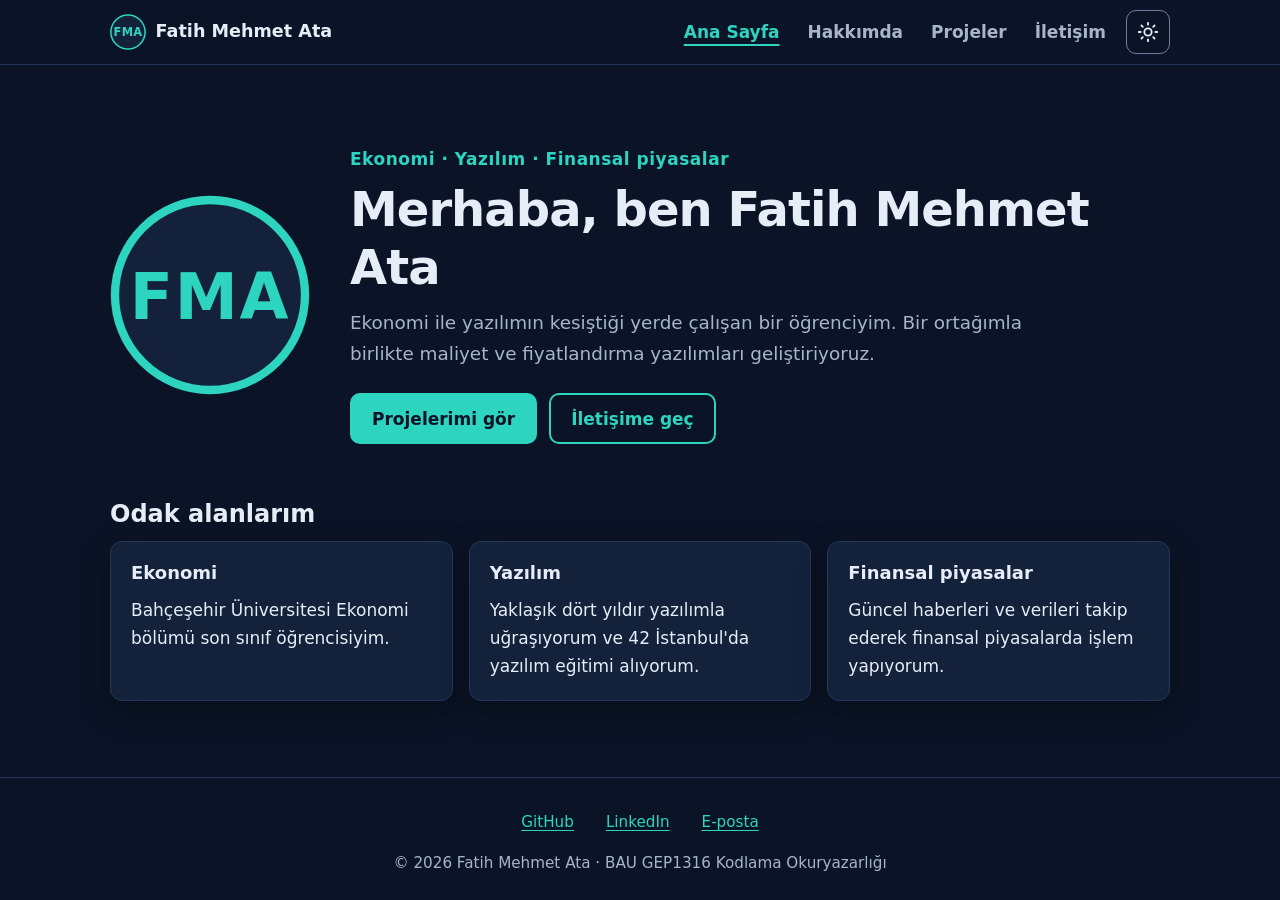
<file: index.html>
<!DOCTYPE html>
<html lang="tr" data-theme="dark">
<head>
  <meta charset="UTF-8">
  <meta name="viewport" content="width=device-width, initial-scale=1">
  <title>Fatih Mehmet Ata | Portfolyo</title>
  <meta name="description" content="Fatih Mehmet Ata: ekonomi öğrencisi ve yazılım geliştirici. BAU GEP1316 ders projeleri ve iletişim bilgileri.">
  <!-- Kayıtlı tema tercihini sayfa çizilmeden uygular (koyu-açık titremesini önler) -->
  <script>document.documentElement.classList.add("js");try{if(localStorage.getItem("tema")==="light")document.documentElement.dataset.theme="light"}catch(e){}</script>
  <link rel="icon" href="img/avatar.svg" type="image/svg+xml">
  <link rel="stylesheet" href="css/style.css">
  <script src="js/script.js" defer></script>
</head>
<body>
  <a class="atla" href="#icerik">İçeriğe geç</a>

  <header class="site-header">
    <nav class="navbar" aria-label="Ana menü">
      <a href="index.html" class="nav-brand">
        <img src="img/avatar.svg" alt="" width="36" height="36">
        <span>Fatih Mehmet Ata</span>
      </a>

      <button type="button" class="ikon-dugme menu-dugmesi" id="menuDugmesi"
              aria-label="Menü" aria-expanded="false" aria-controls="navMenu">
        <span class="cubuk" aria-hidden="true"></span>
        <span class="cubuk" aria-hidden="true"></span>
        <span class="cubuk" aria-hidden="true"></span>
      </button>

      <ul class="nav-menu" id="navMenu">
        <li><a href="index.html" class="nav-link" aria-current="page">Ana Sayfa</a></li>
        <li><a href="hakkimda.html" class="nav-link">Hakkımda</a></li>
        <li><a href="projeler.html" class="nav-link">Projeler</a></li>
        <li><a href="iletisim.html" class="nav-link">İletişim</a></li>
      </ul>

      <button type="button" class="ikon-dugme tema-dugmesi" id="temaDugmesi">
        <span class="sr-only tema-etiket">Açık temaya geç</span>
        <svg class="ikon-gunes" viewBox="0 0 24 24" fill="none" stroke="currentColor"
             stroke-width="2" stroke-linecap="round" aria-hidden="true" focusable="false">
          <circle cx="12" cy="12" r="4"/>
          <path d="M12 2v2M12 20v2M4.9 4.9l1.4 1.4M17.7 17.7l1.4 1.4M2 12h2M20 12h2M4.9 19.1l1.4-1.4M17.7 6.3l1.4-1.4"/>
        </svg>
        <svg class="ikon-ay" viewBox="0 0 24 24" fill="none" stroke="currentColor"
             stroke-width="2" stroke-linecap="round" stroke-linejoin="round"
             aria-hidden="true" focusable="false">
          <path d="M21 12.8A9 9 0 1 1 11.2 3a7 7 0 0 0 9.8 9.8z"/>
        </svg>
      </button>
    </nav>
  </header>

  <main id="icerik">
    <section class="hero" aria-labelledby="hero-baslik">
      <img class="hero-avatar" src="img/avatar.svg" width="160" height="160"
           alt="Fatih Mehmet Ata'nın baş harflerinden (FMA) oluşan avatar">
      <div>
        <p class="ust-baslik">Ekonomi · Yazılım · Finansal piyasalar</p>
        <h1 id="hero-baslik">Merhaba, ben Fatih Mehmet Ata</h1>
        <p class="giris">Ekonomi ile yazılımın kesiştiği yerde çalışan bir öğrenciyim. Bir ortağımla birlikte maliyet ve fiyatlandırma yazılımları geliştiriyoruz.</p>
        <div class="dugmeler">
          <a class="dugme" href="projeler.html">Projelerimi gör</a>
          <a class="dugme dugme-ikincil" href="iletisim.html">İletişime geç</a>
        </div>
      </div>
    </section>

    <section aria-labelledby="odak-baslik">
      <h2 id="odak-baslik">Odak alanlarım</h2>
      <ul class="odak-listesi">
        <li class="kart">
          <h3>Ekonomi</h3>
          <p>Bahçeşehir Üniversitesi Ekonomi bölümü son sınıf öğrencisiyim.</p>
        </li>
        <li class="kart">
          <h3>Yazılım</h3>
          <p>Yaklaşık dört yıldır yazılımla uğraşıyorum ve 42 İstanbul'da yazılım eğitimi alıyorum.</p>
        </li>
        <li class="kart">
          <h3>Finansal piyasalar</h3>
          <p>Güncel haberleri ve verileri takip ederek finansal piyasalarda işlem yapıyorum.</p>
        </li>
      </ul>
    </section>
  </main>

  <footer class="site-footer">
    <ul class="footer-baglantilar">
      <li><a href="https://github.com/34-ata">GitHub</a></li>
      <li><a href="https://www.linkedin.com/in/fatih-mehmet-ata-4b9a7b3b2/">LinkedIn</a></li>
      <li><a href="mailto:fatihmehmet.ata@bahcesehir.edu.tr">E-posta</a></li>
    </ul>
    <p>© 2026 Fatih Mehmet Ata · BAU GEP1316 Kodlama Okuryazarlığı</p>
  </footer>
</body>
</html>
</file>
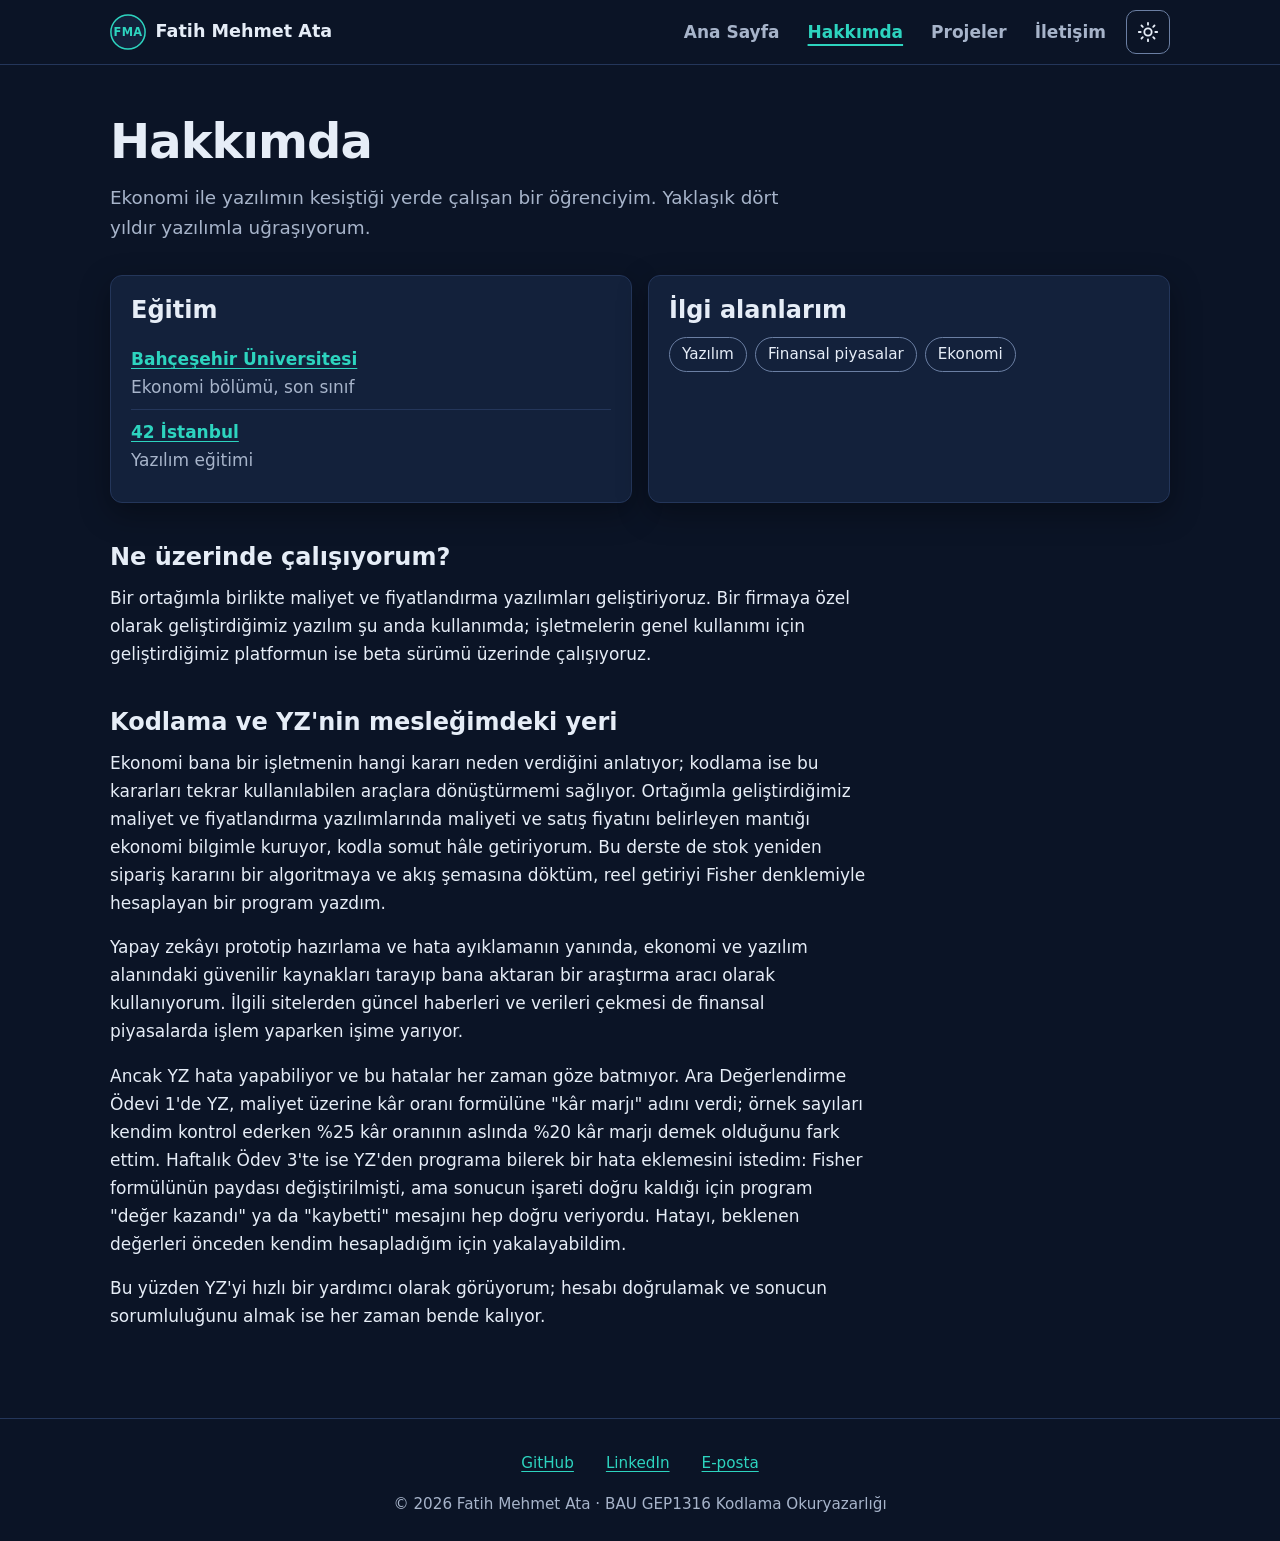
<file: hakkimda.html>
<!DOCTYPE html>
<html lang="tr" data-theme="dark">
<head>
  <meta charset="UTF-8">
  <meta name="viewport" content="width=device-width, initial-scale=1">
  <title>Hakkımda | Fatih Mehmet Ata</title>
  <meta name="description" content="Fatih Mehmet Ata: eğitim, ilgi alanları ve kodlama ile yapay zekânın mesleğimdeki yeri.">
  <!-- Kayıtlı tema tercihini sayfa çizilmeden uygular (koyu-açık titremesini önler) -->
  <script>document.documentElement.classList.add("js");try{if(localStorage.getItem("tema")==="light")document.documentElement.dataset.theme="light"}catch(e){}</script>
  <link rel="icon" href="img/avatar.svg" type="image/svg+xml">
  <link rel="stylesheet" href="css/style.css">
  <script src="js/script.js" defer></script>
</head>
<body>
  <a class="atla" href="#icerik">İçeriğe geç</a>

  <header class="site-header">
    <nav class="navbar" aria-label="Ana menü">
      <a href="index.html" class="nav-brand">
        <img src="img/avatar.svg" alt="" width="36" height="36">
        <span>Fatih Mehmet Ata</span>
      </a>

      <button type="button" class="ikon-dugme menu-dugmesi" id="menuDugmesi"
              aria-label="Menü" aria-expanded="false" aria-controls="navMenu">
        <span class="cubuk" aria-hidden="true"></span>
        <span class="cubuk" aria-hidden="true"></span>
        <span class="cubuk" aria-hidden="true"></span>
      </button>

      <ul class="nav-menu" id="navMenu">
        <li><a href="index.html" class="nav-link">Ana Sayfa</a></li>
        <li><a href="hakkimda.html" class="nav-link" aria-current="page">Hakkımda</a></li>
        <li><a href="projeler.html" class="nav-link">Projeler</a></li>
        <li><a href="iletisim.html" class="nav-link">İletişim</a></li>
      </ul>

      <button type="button" class="ikon-dugme tema-dugmesi" id="temaDugmesi">
        <span class="sr-only tema-etiket">Açık temaya geç</span>
        <svg class="ikon-gunes" viewBox="0 0 24 24" fill="none" stroke="currentColor"
             stroke-width="2" stroke-linecap="round" aria-hidden="true" focusable="false">
          <circle cx="12" cy="12" r="4"/>
          <path d="M12 2v2M12 20v2M4.9 4.9l1.4 1.4M17.7 17.7l1.4 1.4M2 12h2M20 12h2M4.9 19.1l1.4-1.4M17.7 6.3l1.4-1.4"/>
        </svg>
        <svg class="ikon-ay" viewBox="0 0 24 24" fill="none" stroke="currentColor"
             stroke-width="2" stroke-linecap="round" stroke-linejoin="round"
             aria-hidden="true" focusable="false">
          <path d="M21 12.8A9 9 0 1 1 11.2 3a7 7 0 0 0 9.8 9.8z"/>
        </svg>
      </button>
    </nav>
  </header>

  <main id="icerik">
    <h1>Hakkımda</h1>
    <p class="giris">Ekonomi ile yazılımın kesiştiği yerde çalışan bir öğrenciyim. Yaklaşık dört yıldır yazılımla uğraşıyorum.</p>

    <div class="bilgi-izgara">
      <section class="kart" aria-labelledby="egitim-baslik">
        <h2 id="egitim-baslik">Eğitim</h2>
        <ul class="bilgi-listesi">
          <li>
            <strong><a href="https://bau.edu.tr">Bahçeşehir Üniversitesi</a></strong>
            <span>Ekonomi bölümü, son sınıf</span>
          </li>
          <li>
            <strong><a href="https://42turkiye.com.tr">42 İstanbul</a></strong>
            <span>Yazılım eğitimi</span>
          </li>
        </ul>
      </section>

      <section class="kart" aria-labelledby="ilgi-baslik">
        <h2 id="ilgi-baslik">İlgi alanlarım</h2>
        <ul class="etiket-listesi">
          <li>Yazılım</li>
          <li>Finansal piyasalar</li>
          <li>Ekonomi</li>
        </ul>
      </section>
    </div>

    <section class="metin-bolumu" aria-labelledby="girisim-baslik">
      <h2 id="girisim-baslik">Ne üzerinde çalışıyorum?</h2>
      <p>Bir ortağımla birlikte maliyet ve fiyatlandırma yazılımları geliştiriyoruz. Bir firmaya özel olarak geliştirdiğimiz yazılım şu anda kullanımda; işletmelerin genel kullanımı için geliştirdiğimiz platformun ise beta sürümü üzerinde çalışıyoruz.</p>
    </section>

    <section class="metin-bolumu" aria-labelledby="yz-baslik">
      <h2 id="yz-baslik">Kodlama ve YZ'nin mesleğimdeki yeri</h2>
      <p>Ekonomi bana bir işletmenin hangi kararı neden verdiğini anlatıyor; kodlama ise bu kararları tekrar kullanılabilen araçlara dönüştürmemi sağlıyor. Ortağımla geliştirdiğimiz maliyet ve fiyatlandırma yazılımlarında maliyeti ve satış fiyatını belirleyen mantığı ekonomi bilgimle kuruyor, kodla somut hâle getiriyorum. Bu derste de stok yeniden sipariş kararını bir algoritmaya ve akış şemasına döktüm, reel getiriyi Fisher denklemiyle hesaplayan bir program yazdım.</p>
      <p>Yapay zekâyı prototip hazırlama ve hata ayıklamanın yanında, ekonomi ve yazılım alanındaki güvenilir kaynakları tarayıp bana aktaran bir araştırma aracı olarak kullanıyorum. İlgili sitelerden güncel haberleri ve verileri çekmesi de finansal piyasalarda işlem yaparken işime yarıyor.</p>
      <p>Ancak YZ hata yapabiliyor ve bu hatalar her zaman göze batmıyor. Ara Değerlendirme Ödevi 1'de YZ, maliyet üzerine kâr oranı formülüne "kâr marjı" adını verdi; örnek sayıları kendim kontrol ederken %25 kâr oranının aslında %20 kâr marjı demek olduğunu fark ettim. Haftalık Ödev 3'te ise YZ'den programa bilerek bir hata eklemesini istedim: Fisher formülünün paydası değiştirilmişti, ama sonucun işareti doğru kaldığı için program "değer kazandı" ya da "kaybetti" mesajını hep doğru veriyordu. Hatayı, beklenen değerleri önceden kendim hesapladığım için yakalayabildim.</p>
      <p>Bu yüzden YZ'yi hızlı bir yardımcı olarak görüyorum; hesabı doğrulamak ve sonucun sorumluluğunu almak ise her zaman bende kalıyor.</p>
    </section>
  </main>

  <footer class="site-footer">
    <ul class="footer-baglantilar">
      <li><a href="https://github.com/34-ata">GitHub</a></li>
      <li><a href="https://www.linkedin.com/in/fatih-mehmet-ata-4b9a7b3b2/">LinkedIn</a></li>
      <li><a href="mailto:fatihmehmet.ata@bahcesehir.edu.tr">E-posta</a></li>
    </ul>
    <p>© 2026 Fatih Mehmet Ata · BAU GEP1316 Kodlama Okuryazarlığı</p>
  </footer>
</body>
</html>
</file>
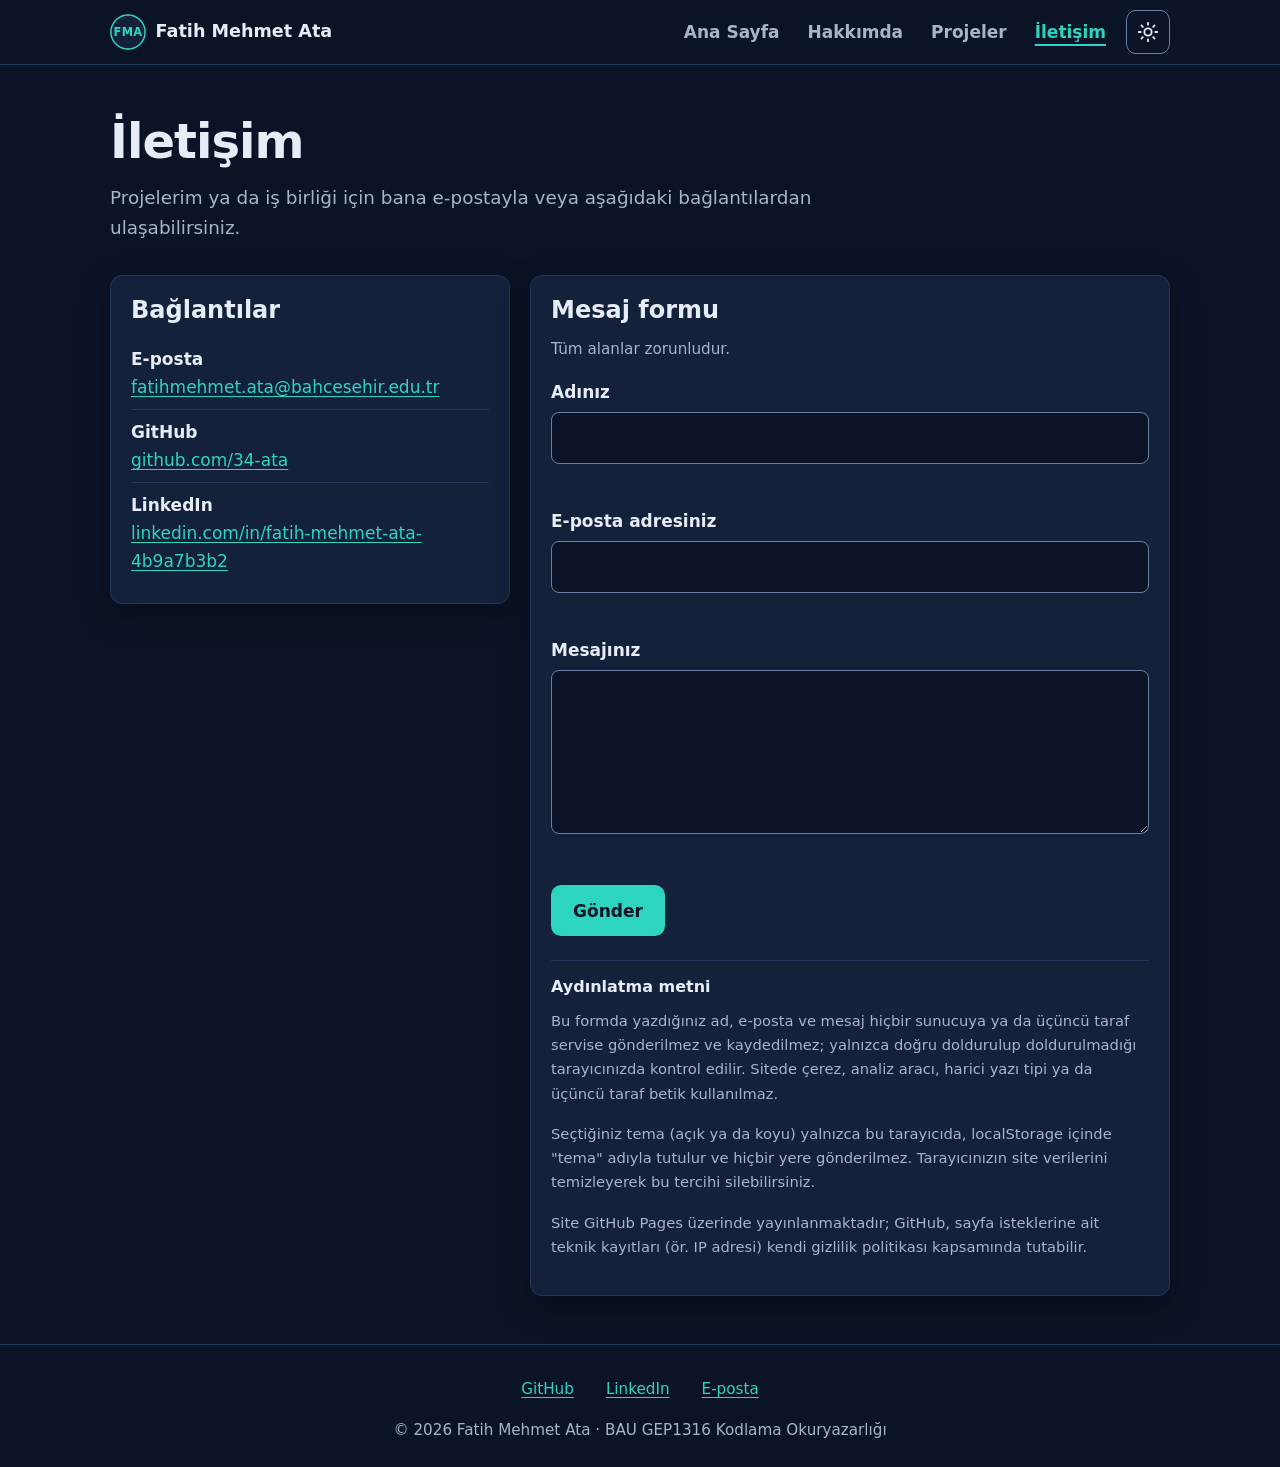
<file: iletisim.html>
<!DOCTYPE html>
<html lang="tr" data-theme="dark">
<head>
  <meta charset="UTF-8">
  <meta name="viewport" content="width=device-width, initial-scale=1">
  <title>İletişim | Fatih Mehmet Ata</title>
  <meta name="description" content="Fatih Mehmet Ata ile iletişim: e-posta, GitHub ve LinkedIn bağlantıları.">
  <!-- Kayıtlı tema tercihini sayfa çizilmeden uygular (koyu-açık titremesini önler) -->
  <script>document.documentElement.classList.add("js");try{if(localStorage.getItem("tema")==="light")document.documentElement.dataset.theme="light"}catch(e){}</script>
  <link rel="icon" href="img/avatar.svg" type="image/svg+xml">
  <link rel="stylesheet" href="css/style.css">
  <script src="js/script.js" defer></script>
</head>
<body>
  <a class="atla" href="#icerik">İçeriğe geç</a>

  <header class="site-header">
    <nav class="navbar" aria-label="Ana menü">
      <a href="index.html" class="nav-brand">
        <img src="img/avatar.svg" alt="" width="36" height="36">
        <span>Fatih Mehmet Ata</span>
      </a>

      <button type="button" class="ikon-dugme menu-dugmesi" id="menuDugmesi"
              aria-label="Menü" aria-expanded="false" aria-controls="navMenu">
        <span class="cubuk" aria-hidden="true"></span>
        <span class="cubuk" aria-hidden="true"></span>
        <span class="cubuk" aria-hidden="true"></span>
      </button>

      <ul class="nav-menu" id="navMenu">
        <li><a href="index.html" class="nav-link">Ana Sayfa</a></li>
        <li><a href="hakkimda.html" class="nav-link">Hakkımda</a></li>
        <li><a href="projeler.html" class="nav-link">Projeler</a></li>
        <li><a href="iletisim.html" class="nav-link" aria-current="page">İletişim</a></li>
      </ul>

      <button type="button" class="ikon-dugme tema-dugmesi" id="temaDugmesi">
        <span class="sr-only tema-etiket">Açık temaya geç</span>
        <svg class="ikon-gunes" viewBox="0 0 24 24" fill="none" stroke="currentColor"
             stroke-width="2" stroke-linecap="round" aria-hidden="true" focusable="false">
          <circle cx="12" cy="12" r="4"/>
          <path d="M12 2v2M12 20v2M4.9 4.9l1.4 1.4M17.7 17.7l1.4 1.4M2 12h2M20 12h2M4.9 19.1l1.4-1.4M17.7 6.3l1.4-1.4"/>
        </svg>
        <svg class="ikon-ay" viewBox="0 0 24 24" fill="none" stroke="currentColor"
             stroke-width="2" stroke-linecap="round" stroke-linejoin="round"
             aria-hidden="true" focusable="false">
          <path d="M21 12.8A9 9 0 1 1 11.2 3a7 7 0 0 0 9.8 9.8z"/>
        </svg>
      </button>
    </nav>
  </header>

  <main id="icerik">
    <h1>İletişim</h1>
    <p class="giris">Projelerim ya da iş birliği için bana e-postayla veya aşağıdaki bağlantılardan ulaşabilirsiniz.</p>

    <div class="iletisim-izgara">
      <section class="kart" aria-labelledby="baglanti-baslik">
        <h2 id="baglanti-baslik">Bağlantılar</h2>
        <ul class="bilgi-listesi">
          <li>
            <strong>E-posta</strong>
            <a class="uzun-baglanti" href="mailto:fatihmehmet.ata@bahcesehir.edu.tr">fatihmehmet.ata@bahcesehir.edu.tr</a>
          </li>
          <li>
            <strong>GitHub</strong>
            <a class="uzun-baglanti" href="https://github.com/34-ata">github.com/34-ata</a>
          </li>
          <li>
            <strong>LinkedIn</strong>
            <a class="uzun-baglanti" href="https://www.linkedin.com/in/fatih-mehmet-ata-4b9a7b3b2/">linkedin.com/in/fatih-mehmet-ata-4b9a7b3b2</a>
          </li>
        </ul>
      </section>

      <section class="kart" aria-labelledby="form-baslik">
        <h2 id="form-baslik">Mesaj formu</h2>
        <p class="form-not">Tüm alanlar zorunludur.</p>

        <!-- Gemini'dan alınan form kodunun uyarlanmış hâli. action yok:
             gönderim JavaScript ile engellenir, veri hiçbir yere gitmez. -->
        <form id="iletisimFormu" class="iletisim-formu" novalidate>
          <div class="form-alani">
            <label for="ad">Adınız</label>
            <input type="text" id="ad" name="ad" autocomplete="name" required
                   aria-describedby="adHata">
            <p class="hata-mesaji" id="adHata"></p>
          </div>

          <div class="form-alani">
            <label for="eposta">E-posta adresiniz</label>
            <input type="email" id="eposta" name="eposta" autocomplete="email" required
                   aria-describedby="epostaHata">
            <p class="hata-mesaji" id="epostaHata"></p>
          </div>

          <div class="form-alani">
            <label for="mesaj">Mesajınız</label>
            <textarea id="mesaj" name="mesaj" rows="5" required
                      aria-describedby="mesajHata"></textarea>
            <p class="hata-mesaji" id="mesajHata"></p>
          </div>

          <!-- JavaScript yüklenene kadar kapalı: JS yokken form adres çubuğuna veri yazmasın -->
          <button type="submit" class="dugme" id="gonderDugmesi" disabled>Gönder</button>
          <noscript>
            <p class="form-not">JavaScript kapalı olduğu için form devre dışı. Bana <a href="mailto:fatihmehmet.ata@bahcesehir.edu.tr">e-posta</a> ile ulaşabilirsiniz.</p>
          </noscript>

          <div class="form-durumu" id="formDurumu" role="status"></div>
        </form>

        <section class="aydinlatma" aria-labelledby="aydinlatma-baslik">
          <h3 id="aydinlatma-baslik">Aydınlatma metni</h3>
          <p>Bu formda yazdığınız ad, e-posta ve mesaj hiçbir sunucuya ya da üçüncü taraf servise gönderilmez ve kaydedilmez; yalnızca doğru doldurulup doldurulmadığı tarayıcınızda kontrol edilir. Sitede çerez, analiz aracı, harici yazı tipi ya da üçüncü taraf betik kullanılmaz.</p>
          <p>Seçtiğiniz tema (açık ya da koyu) yalnızca bu tarayıcıda, localStorage içinde "tema" adıyla tutulur ve hiçbir yere gönderilmez. Tarayıcınızın site verilerini temizleyerek bu tercihi silebilirsiniz.</p>
          <p>Site GitHub Pages üzerinde yayınlanmaktadır; GitHub, sayfa isteklerine ait teknik kayıtları (ör. IP adresi) kendi gizlilik politikası kapsamında tutabilir.</p>
        </section>
      </section>
    </div>
  </main>

  <footer class="site-footer">
    <ul class="footer-baglantilar">
      <li><a href="https://github.com/34-ata">GitHub</a></li>
      <li><a href="https://www.linkedin.com/in/fatih-mehmet-ata-4b9a7b3b2/">LinkedIn</a></li>
      <li><a href="mailto:fatihmehmet.ata@bahcesehir.edu.tr">E-posta</a></li>
    </ul>
    <p>© 2026 Fatih Mehmet Ata · BAU GEP1316 Kodlama Okuryazarlığı</p>
  </footer>
</body>
</html>
</file>
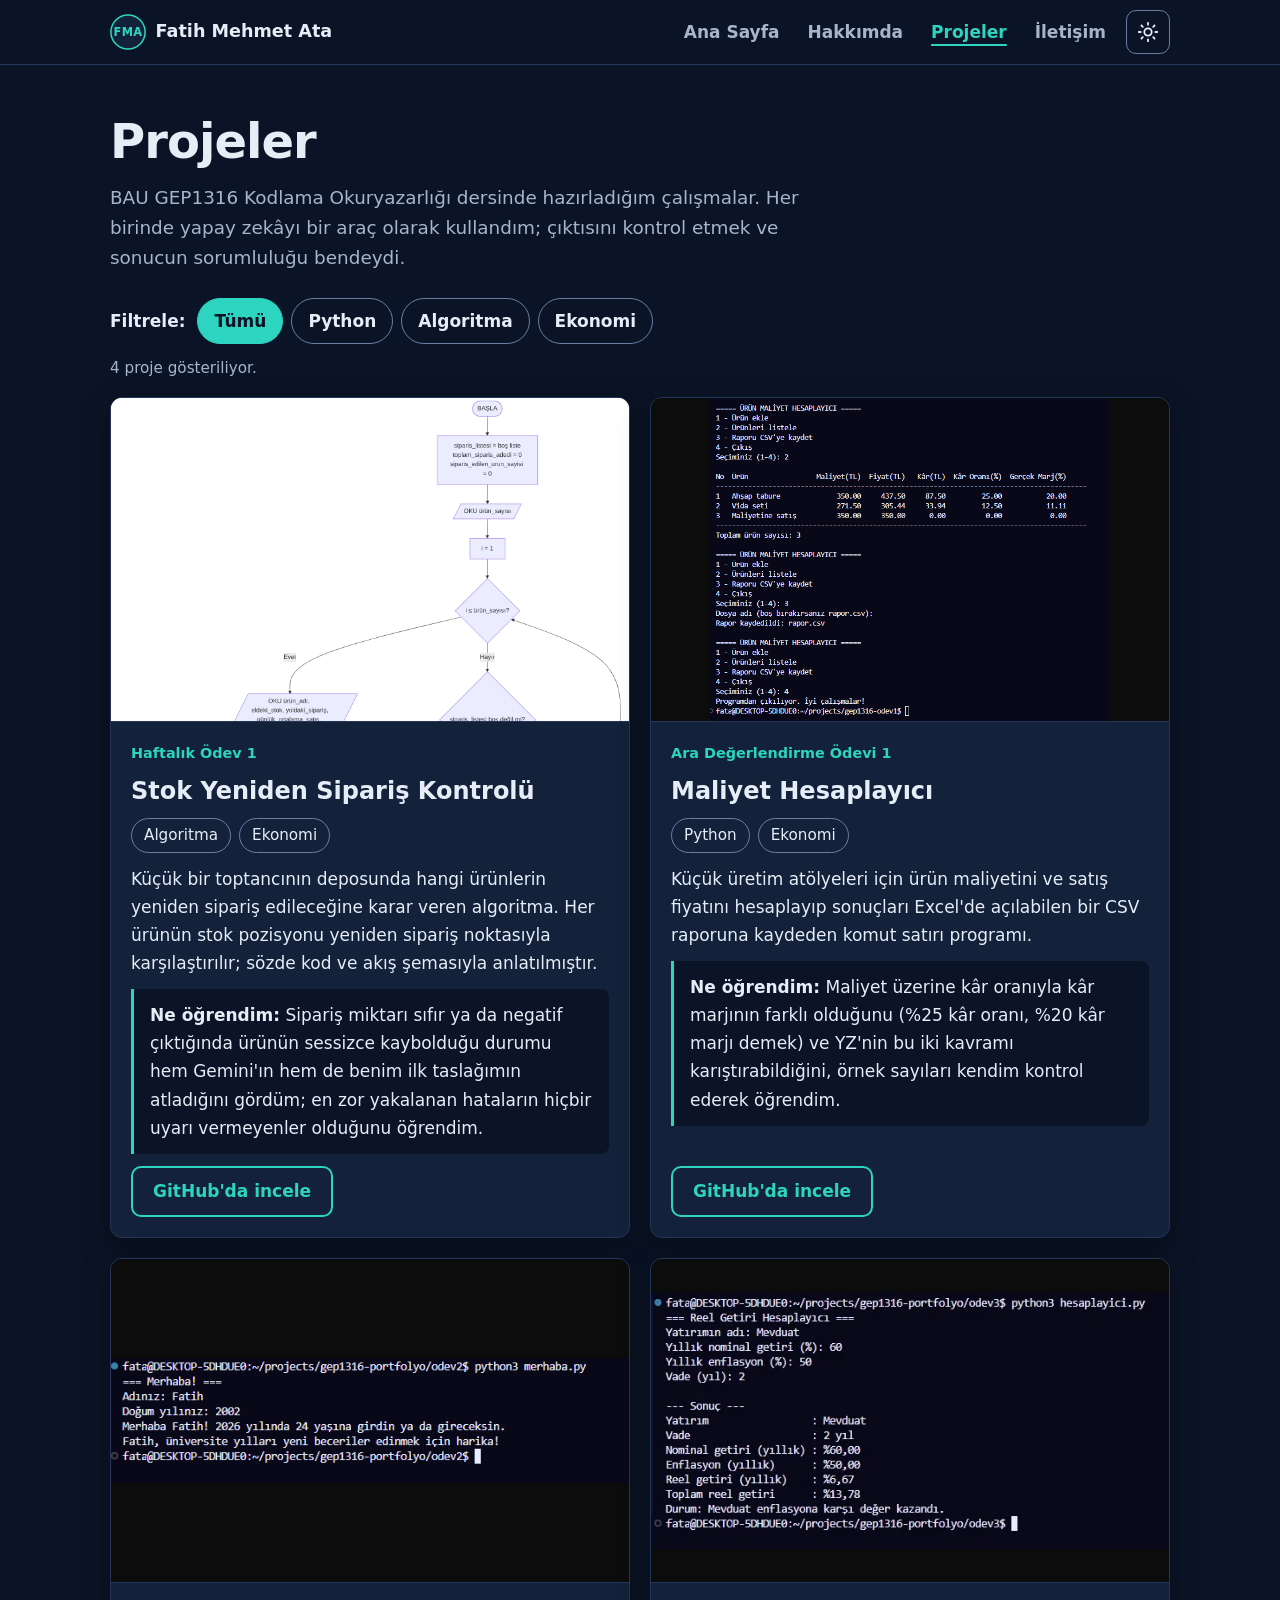
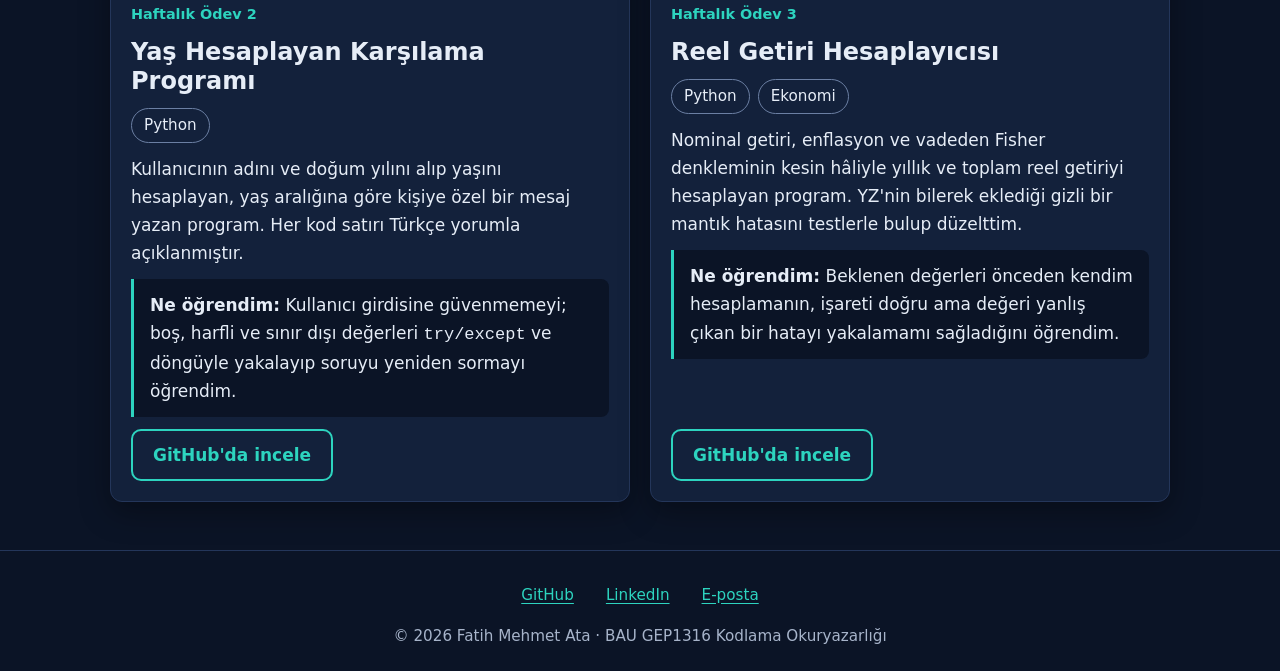
<file: projeler.html>
<!DOCTYPE html>
<html lang="tr" data-theme="dark">
<head>
  <meta charset="UTF-8">
  <meta name="viewport" content="width=device-width, initial-scale=1">
  <title>Projeler | Fatih Mehmet Ata</title>
  <meta name="description" content="Fatih Mehmet Ata'nın BAU GEP1316 Kodlama Okuryazarlığı dersindeki projeleri: algoritma, Python ve ekonomi uygulamaları.">
  <!-- Kayıtlı tema tercihini sayfa çizilmeden uygular (koyu-açık titremesini önler) -->
  <script>document.documentElement.classList.add("js");try{if(localStorage.getItem("tema")==="light")document.documentElement.dataset.theme="light"}catch(e){}</script>
  <link rel="icon" href="img/avatar.svg" type="image/svg+xml">
  <link rel="stylesheet" href="css/style.css">
  <script src="js/script.js" defer></script>
</head>
<body>
  <a class="atla" href="#icerik">İçeriğe geç</a>

  <header class="site-header">
    <nav class="navbar" aria-label="Ana menü">
      <a href="index.html" class="nav-brand">
        <img src="img/avatar.svg" alt="" width="36" height="36">
        <span>Fatih Mehmet Ata</span>
      </a>

      <button type="button" class="ikon-dugme menu-dugmesi" id="menuDugmesi"
              aria-label="Menü" aria-expanded="false" aria-controls="navMenu">
        <span class="cubuk" aria-hidden="true"></span>
        <span class="cubuk" aria-hidden="true"></span>
        <span class="cubuk" aria-hidden="true"></span>
      </button>

      <ul class="nav-menu" id="navMenu">
        <li><a href="index.html" class="nav-link">Ana Sayfa</a></li>
        <li><a href="hakkimda.html" class="nav-link">Hakkımda</a></li>
        <li><a href="projeler.html" class="nav-link" aria-current="page">Projeler</a></li>
        <li><a href="iletisim.html" class="nav-link">İletişim</a></li>
      </ul>

      <button type="button" class="ikon-dugme tema-dugmesi" id="temaDugmesi">
        <span class="sr-only tema-etiket">Açık temaya geç</span>
        <svg class="ikon-gunes" viewBox="0 0 24 24" fill="none" stroke="currentColor"
             stroke-width="2" stroke-linecap="round" aria-hidden="true" focusable="false">
          <circle cx="12" cy="12" r="4"/>
          <path d="M12 2v2M12 20v2M4.9 4.9l1.4 1.4M17.7 17.7l1.4 1.4M2 12h2M20 12h2M4.9 19.1l1.4-1.4M17.7 6.3l1.4-1.4"/>
        </svg>
        <svg class="ikon-ay" viewBox="0 0 24 24" fill="none" stroke="currentColor"
             stroke-width="2" stroke-linecap="round" stroke-linejoin="round"
             aria-hidden="true" focusable="false">
          <path d="M21 12.8A9 9 0 1 1 11.2 3a7 7 0 0 0 9.8 9.8z"/>
        </svg>
      </button>
    </nav>
  </header>

  <main id="icerik">
    <h1>Projeler</h1>
    <p class="giris">BAU GEP1316 Kodlama Okuryazarlığı dersinde hazırladığım çalışmalar. Her birinde yapay zekâyı bir araç olarak kullandım; çıktısını kontrol etmek ve sonucun sorumluluğu bendeydi.</p>

    <!-- Filtre düğmeleri yalnızca JavaScript varsa görünür; yoksa tüm kartlar zaten açık -->
    <div class="filtre" id="filtreGrubu" hidden>
      <div class="filtre-dugmeleri" role="group" aria-labelledby="filtre-baslik">
        <span id="filtre-baslik" class="filtre-baslik">Filtrele:</span>
        <button type="button" class="filtre-dugmesi" data-filtre="tumu" aria-pressed="true">Tümü</button>
        <button type="button" class="filtre-dugmesi" data-filtre="python" aria-pressed="false">Python</button>
        <button type="button" class="filtre-dugmesi" data-filtre="algoritma" aria-pressed="false">Algoritma</button>
        <button type="button" class="filtre-dugmesi" data-filtre="ekonomi" aria-pressed="false">Ekonomi</button>
      </div>
      <p class="filtre-sonuc" id="filtreSonuc" role="status">4 proje gösteriliyor.</p>
    </div>

    <ul class="proje-listesi">
      <li class="kart proje-karti" data-etiket="algoritma ekonomi">
        <img class="proje-gorsel gorsel-kirp" src="odev1/akis_semasi.png" width="1568" height="3372"
             alt="Stok yeniden sipariş kontrolü akış şemasının üst kısmı: başla, değişkenlerin sıfırlanması, ürün sayısının okunması ve döngü sayacı.">
        <div class="proje-govde">
          <p class="proje-ust">Haftalık Ödev 1</p>
          <h2>Stok Yeniden Sipariş Kontrolü</h2>
          <ul class="etiket-listesi" aria-label="Etiketler">
            <li>Algoritma</li>
            <li>Ekonomi</li>
          </ul>
          <p>Küçük bir toptancının deposunda hangi ürünlerin yeniden sipariş edileceğine karar veren algoritma. Her ürünün stok pozisyonu yeniden sipariş noktasıyla karşılaştırılır; sözde kod ve akış şemasıyla anlatılmıştır.</p>
          <p class="ogrendim"><strong>Ne öğrendim:</strong> Sipariş miktarı sıfır ya da negatif çıktığında ürünün sessizce kaybolduğu durumu hem Gemini'ın hem de benim ilk taslağımın atladığını gördüm; en zor yakalanan hataların hiçbir uyarı vermeyenler olduğunu öğrendim.</p>
          <a class="dugme dugme-ikincil" href="https://github.com/34-ata/gep1316-portfolyo/tree/main/odev1">GitHub'da incele<span class="sr-only">: Haftalık Ödev 1</span></a>
        </div>
      </li>

      <li class="kart proje-karti" data-etiket="python ekonomi">
        <img class="proje-gorsel" src="img/ara1.png" width="695" height="562" loading="lazy"
             alt="Maliyet hesaplayıcının terminaldeki ürün listesi: maliyet, fiyat, kâr, kâr oranı ve gerçek marj sütunları; ahşap taburede %25 kâr oranı %20 marja karşılık geliyor.">
        <div class="proje-govde">
          <p class="proje-ust">Ara Değerlendirme Ödevi 1</p>
          <h2>Maliyet Hesaplayıcı</h2>
          <ul class="etiket-listesi" aria-label="Etiketler">
            <li>Python</li>
            <li>Ekonomi</li>
          </ul>
          <p>Küçük üretim atölyeleri için ürün maliyetini ve satış fiyatını hesaplayıp sonuçları Excel'de açılabilen bir CSV raporuna kaydeden komut satırı programı.</p>
          <p class="ogrendim"><strong>Ne öğrendim:</strong> Maliyet üzerine kâr oranıyla kâr marjının farklı olduğunu (%25 kâr oranı, %20 kâr marjı demek) ve YZ'nin bu iki kavramı karıştırabildiğini, örnek sayıları kendim kontrol ederek öğrendim.</p>
          <a class="dugme dugme-ikincil" href="https://github.com/34-ata/gep1316-odev1">GitHub'da incele<span class="sr-only">: Ara Değerlendirme Ödevi 1</span></a>
        </div>
      </li>

      <li class="kart proje-karti" data-etiket="python">
        <img class="proje-gorsel" src="odev2/ekran_goruntuleri/01_normal_calisma.png" width="587" height="142" loading="lazy"
             alt="merhaba.py programının terminal çıktısı: ad ve doğum yılı girildikten sonra yaş ve yaşa göre kişiye özel mesaj.">
        <div class="proje-govde">
          <p class="proje-ust">Haftalık Ödev 2</p>
          <h2>Yaş Hesaplayan Karşılama Programı</h2>
          <ul class="etiket-listesi" aria-label="Etiketler">
            <li>Python</li>
          </ul>
          <p>Kullanıcının adını ve doğum yılını alıp yaşını hesaplayan, yaş aralığına göre kişiye özel bir mesaj yazan program. Her kod satırı Türkçe yorumla açıklanmıştır.</p>
          <p class="ogrendim"><strong>Ne öğrendim:</strong> Kullanıcı girdisine güvenmemeyi; boş, harfli ve sınır dışı değerleri <code>try/except</code> ve döngüyle yakalayıp soruyu yeniden sormayı öğrendim.</p>
          <a class="dugme dugme-ikincil" href="https://github.com/34-ata/gep1316-portfolyo/tree/main/odev2">GitHub'da incele<span class="sr-only">: Haftalık Ödev 2</span></a>
        </div>
      </li>

      <li class="kart proje-karti" data-etiket="python ekonomi">
        <img class="proje-gorsel" src="odev3/ekran_goruntuleri/06_duzeltme_mevduat.png" width="598" height="297" loading="lazy"
             alt="Reel getiri hesaplayıcısının düzeltilmiş çıktısı: nominal %60 ve enflasyon %50 için yıllık reel getiri %6,67, iki yılda toplam %13,78.">
        <div class="proje-govde">
          <p class="proje-ust">Haftalık Ödev 3</p>
          <h2>Reel Getiri Hesaplayıcısı</h2>
          <ul class="etiket-listesi" aria-label="Etiketler">
            <li>Python</li>
            <li>Ekonomi</li>
          </ul>
          <p>Nominal getiri, enflasyon ve vadeden Fisher denkleminin kesin hâliyle yıllık ve toplam reel getiriyi hesaplayan program. YZ'nin bilerek eklediği gizli bir mantık hatasını testlerle bulup düzelttim.</p>
          <p class="ogrendim"><strong>Ne öğrendim:</strong> Beklenen değerleri önceden kendim hesaplamanın, işareti doğru ama değeri yanlış çıkan bir hatayı yakalamamı sağladığını öğrendim.</p>
          <a class="dugme dugme-ikincil" href="https://github.com/34-ata/gep1316-portfolyo/tree/main/odev3">GitHub'da incele<span class="sr-only">: Haftalık Ödev 3</span></a>
        </div>
      </li>
    </ul>
  </main>

  <footer class="site-footer">
    <ul class="footer-baglantilar">
      <li><a href="https://github.com/34-ata">GitHub</a></li>
      <li><a href="https://www.linkedin.com/in/fatih-mehmet-ata-4b9a7b3b2/">LinkedIn</a></li>
      <li><a href="mailto:fatihmehmet.ata@bahcesehir.edu.tr">E-posta</a></li>
    </ul>
    <p>© 2026 Fatih Mehmet Ata · BAU GEP1316 Kodlama Okuryazarlığı</p>
  </footer>
</body>
</html>
</file>
<file: css/style.css>
/* Fatih Mehmet Ata — portfolyo sitesi ortak stil dosyası
   Mobil öncelikli: temel kurallar telefon içindir, @media kuralları
   tablet ve masaüstü için genişletir. */

/* ===== 1. Renk paleti ve tema değişkenleri ===== */
/* Varsayılan: koyu tema (lacivert zemin, turkuaz vurgu) */
:root {
  --bg: #0b1426;
  --yuzey: #13213b;
  --cizgi: #24365a;        /* dekoratif ayırıcı çizgiler */
  --kenar: #6b7fa3;        /* form ve düğme kenarları (en az 3:1) */
  --metin: #e6edf7;
  --soluk: #a7b4ca;
  --vurgu: #2dd4bf;
  --vurgu-hover: #5eead4;
  --vurgu-uzeri: #0b1426;  /* vurgu zeminli düğmelerdeki yazı */
  --hata: #fca5a5;
  --golge: 0 10px 30px rgba(0, 0, 0, 0.35);
  --yazi: system-ui, -apple-system, "Segoe UI", Roboto, "Helvetica Neue",
    Arial, sans-serif;
  --genislik: 1100px;
  --yaricap: 12px;
  color-scheme: dark;
}

/* Açık tema: tema düğmesiyle <html data-theme="light"> olunca */
:root[data-theme="light"] {
  --bg: #f5f8fc;
  --yuzey: #ffffff;
  --cizgi: #dbe3ee;
  --kenar: #7c8ba3;
  --metin: #0f1b33;
  --soluk: #475569;
  --vurgu: #0f766e;
  --vurgu-hover: #115e59;
  --vurgu-uzeri: #ffffff;
  --hata: #b91c1c;
  --golge: 0 10px 30px rgba(15, 27, 51, 0.08);
  color-scheme: light;
}

/* ===== 2. Temel kurallar ===== */
*,
*::before,
*::after {
  box-sizing: border-box;
}

html {
  -webkit-text-size-adjust: 100%;
  scroll-padding-top: 80px; /* yapışkan başlık, hedefin üstünü örtmesin */
}

body {
  margin: 0;
  min-height: 100vh;
  display: flex;
  flex-direction: column;
  font-family: var(--yazi);
  font-size: 1.0625rem;
  line-height: 1.65;
  color: var(--metin);
  background-color: var(--bg);
}

main {
  flex: 1;
  width: 100%;
  max-width: var(--genislik);
  margin: 0 auto;
  padding: 2rem 1.25rem 3rem;
}

img {
  display: block;
  max-width: 100%;
  height: auto;
}

h1,
h2,
h3 {
  margin: 0 0 0.75rem;
  line-height: 1.2;
}

h1 {
  font-size: clamp(2rem, 6vw, 3rem);
  letter-spacing: -0.02em;
}

h2 {
  font-size: 1.5rem;
}

h3 {
  font-size: 1.125rem;
}

p {
  margin: 0 0 1rem;
}

a {
  color: var(--vurgu);
  text-underline-offset: 3px;
}

a:hover {
  color: var(--vurgu-hover);
}

/* Klavyeyle gezinmede her öğede görünür odak çerçevesi (en az 3:1) */
:focus-visible {
  outline: 3px solid var(--vurgu);
  outline-offset: 3px;
  border-radius: 4px;
}

/* Ekranda görünmeyen ama ekran okuyucunun okuduğu metin */
.sr-only {
  position: absolute;
  width: 1px;
  height: 1px;
  padding: 0;
  margin: -1px;
  overflow: hidden;
  clip: rect(0, 0, 0, 0);
  white-space: nowrap;
  border: 0;
}

/* "İçeriğe geç" bağlantısı: yalnızca klavye odağı gelince görünür */
.atla {
  position: absolute;
  top: -100px;
  left: 1rem;
  z-index: 2000;
  padding: 0.75rem 1rem;
  border-radius: 8px;
  background-color: var(--vurgu);
  color: var(--vurgu-uzeri);
  font-weight: 700;
  text-decoration: none;
}

.atla:focus {
  top: 1rem;
}

/* ===== 3. Başlık, menü ve tema düğmesi ===== */
.site-header {
  position: sticky;
  top: 0;
  z-index: 1000;
  background-color: var(--bg);
  border-bottom: 1px solid var(--cizgi);
}

.navbar {
  position: relative;
  max-width: var(--genislik);
  min-height: 64px;
  margin: 0 auto;
  padding: 0.5rem 1.25rem;
  display: flex;
  flex-wrap: wrap;
  align-items: center;
  gap: 0.5rem;
}

.nav-brand {
  display: flex;
  align-items: center;
  gap: 0.6rem;
  margin-right: auto;
  color: var(--metin);
  font-size: 1.1rem;
  font-weight: 700;
  text-decoration: none;
}

.nav-brand img {
  width: 36px;
  height: 36px;
}

.nav-brand:hover {
  color: var(--vurgu);
}

/* Simge düğmeleri (menü ve tema): en az 44×44 px dokunma alanı */
.ikon-dugme {
  display: inline-flex;
  align-items: center;
  justify-content: center;
  width: 44px;
  height: 44px;
  padding: 0;
  border: 1px solid var(--kenar);
  border-radius: 10px;
  background: transparent;
  color: var(--metin);
  cursor: pointer;
}

.ikon-dugme:hover {
  border-color: var(--vurgu);
  color: var(--vurgu);
}

.ikon-dugme svg {
  width: 22px;
  height: 22px;
}

/* Tema düğmesi: koyu temada güneş, açık temada ay simgesi */
.ikon-ay {
  display: none;
}

:root[data-theme="light"] .ikon-gunes {
  display: none;
}

:root[data-theme="light"] .ikon-ay {
  display: block;
}

/* Menü düğmesi: üç çubuk, açıkken çarpıya dönüşür */
.menu-dugmesi {
  flex-direction: column;
  gap: 5px;
}

.menu-dugmesi .cubuk {
  width: 22px;
  height: 2px;
  border-radius: 2px;
  background-color: currentColor;
  transition: transform 0.25s ease, opacity 0.2s ease;
}

.menu-dugmesi[aria-expanded="true"] .cubuk:nth-child(1) {
  transform: translateY(7px) rotate(45deg);
}

.menu-dugmesi[aria-expanded="true"] .cubuk:nth-child(2) {
  opacity: 0;
}

.menu-dugmesi[aria-expanded="true"] .cubuk:nth-child(3) {
  transform: translateY(-7px) rotate(-45deg);
}

/* JavaScript yoksa menü ve tema düğmeleri işlevsiz; gizlenir */
html:not(.js) .menu-dugmesi,
html:not(.js) .tema-dugmesi {
  display: none;
}

/* Menü bağlantıları. JavaScript yoksa menü hep açık bir satır olarak
   görünür; böylece site JS olmadan da gezilebilir. */
.nav-menu {
  display: flex;
  flex-wrap: wrap;
  flex-basis: 100%;
  margin: 0;
  padding: 0;
  list-style: none;
}

.nav-link {
  display: block;
  padding: 0.75rem 1.25rem;
  color: var(--soluk);
  font-weight: 600;
  text-decoration: none;
}

.nav-link:hover {
  color: var(--metin);
}

/* Bulunulan sayfa (aria-current="page") vurgulanır */
.nav-link[aria-current="page"] {
  color: var(--vurgu);
  text-decoration: underline;
  text-decoration-thickness: 2px;
  text-underline-offset: 6px;
}

/* JavaScript varken telefonda menü, düğmeyle açılan bir açılır panel */
.js .nav-menu {
  position: absolute;
  top: 100%;
  left: 0;
  right: 0;
  display: block;
  background-color: var(--bg);
  border-bottom: 1px solid var(--cizgi);
  box-shadow: var(--golge);
  visibility: hidden;
  opacity: 0;
  transform: translateY(-8px);
  transition: opacity 0.2s ease, transform 0.2s ease, visibility 0s linear 0.2s;
}

.js .nav-menu.acik {
  visibility: visible;
  opacity: 1;
  transform: none;
  transition: opacity 0.2s ease, transform 0.2s ease, visibility 0s;
}

.js .nav-menu li + li {
  border-top: 1px solid var(--cizgi);
}

/* ===== 4. Ortak bileşenler ===== */
.dugmeler {
  display: flex;
  flex-wrap: wrap;
  gap: 0.75rem;
  margin-top: 1.5rem;
}

.dugme {
  display: inline-flex;
  align-items: center;
  justify-content: center;
  min-height: 44px;
  padding: 0.6rem 1.25rem;
  border: 2px solid var(--vurgu);
  border-radius: 10px;
  background-color: var(--vurgu);
  color: var(--vurgu-uzeri);
  font: inherit;
  font-weight: 700;
  text-decoration: none;
  cursor: pointer;
  transition: background-color 0.2s ease, border-color 0.2s ease,
    color 0.2s ease;
}

.dugme:hover {
  border-color: var(--vurgu-hover);
  background-color: var(--vurgu-hover);
  color: var(--vurgu-uzeri);
}

.dugme-ikincil {
  background-color: transparent;
  color: var(--vurgu);
}

.dugme-ikincil:hover {
  background-color: transparent;
  color: var(--vurgu-hover);
}

.kart {
  padding: 1.25rem;
  border: 1px solid var(--cizgi);
  border-radius: var(--yaricap);
  background-color: var(--yuzey);
  box-shadow: var(--golge);
}

.kart > :last-child {
  margin-bottom: 0;
}

/* ===== 5. Ana sayfa ===== */
.hero {
  display: grid;
  gap: 1.5rem;
  align-items: center;
  padding: 1rem 0 3rem;
}

.hero-avatar {
  width: 128px;
  height: 128px;
}

.ust-baslik {
  margin-bottom: 0.5rem;
  color: var(--vurgu);
  font-weight: 700;
  letter-spacing: 0.03em;
}

.giris {
  max-width: 60ch;
  color: var(--soluk);
  font-size: 1.15rem;
}

.odak-listesi {
  display: grid;
  gap: 1rem;
  margin: 0;
  padding: 0;
  list-style: none;
}

/* ===== 5b. Hakkımda sayfası ===== */
.bilgi-izgara {
  display: grid;
  gap: 1rem;
  margin: 2rem 0 2.5rem;
}

.bilgi-listesi {
  margin: 0;
  padding: 0;
  list-style: none;
}

.bilgi-listesi li {
  display: flex;
  flex-direction: column;
  padding: 0.5rem 0;
}

.bilgi-listesi li + li {
  border-top: 1px solid var(--cizgi);
}

.bilgi-listesi span {
  color: var(--soluk);
}

/* Küçük etiketler (ilgi alanları, proje kategorileri) */
.etiket-listesi {
  display: flex;
  flex-wrap: wrap;
  gap: 0.5rem;
  margin: 0;
  padding: 0;
  list-style: none;
}

.etiket-listesi li {
  padding: 0.25rem 0.75rem;
  border: 1px solid var(--kenar);
  border-radius: 999px;
  font-size: 0.95rem;
}

/* Uzun metinler okunaklı satır uzunluğunda kalsın */
.metin-bolumu {
  max-width: 70ch;
  margin-bottom: 2.5rem;
}

/* ===== 5c. Projeler sayfası ===== */
/* hidden özniteliği, display: flex gibi kurallara karşı da geçerli olsun */
[hidden] {
  display: none !important;
}

.filtre {
  margin: 1.5rem 0 0.5rem;
}

.filtre-dugmeleri {
  display: flex;
  flex-wrap: wrap;
  align-items: center;
  gap: 0.5rem;
}

.filtre-baslik {
  margin-right: 0.25rem;
  font-weight: 600;
}

.filtre-dugmesi {
  min-height: 44px;
  padding: 0.5rem 1rem;
  border: 1px solid var(--kenar);
  border-radius: 999px;
  background: transparent;
  color: var(--metin);
  font: inherit;
  font-weight: 600;
  cursor: pointer;
}

.filtre-dugmesi:hover {
  border-color: var(--vurgu);
  color: var(--vurgu);
}

/* Seçili filtre: aria-pressed="true" */
.filtre-dugmesi[aria-pressed="true"] {
  border-color: var(--vurgu);
  background-color: var(--vurgu);
  color: var(--vurgu-uzeri);
}

.filtre-sonuc {
  margin: 0.75rem 0 0;
  color: var(--soluk);
  font-size: 0.95rem;
}

.proje-listesi {
  display: grid;
  gap: 1.25rem;
  margin: 1rem 0 0;
  padding: 0;
  list-style: none;
}

.proje-karti {
  display: flex;
  flex-direction: column;
  padding: 0;
  overflow: hidden;
}

/* Terminal görüntüleri oranı bozulmadan, koyu zemin üzerinde gösterilir */
.proje-gorsel {
  width: 100%;
  aspect-ratio: 16 / 10;
  object-fit: contain;
  background-color: #0c0c0c;
  border-bottom: 1px solid var(--cizgi);
}

/* Uzun akış şeması: yalnızca üst kısmı kırpılarak gösterilir */
.proje-gorsel.gorsel-kirp {
  object-fit: cover;
  object-position: top;
  background-color: #ffffff;
}

.proje-govde {
  display: flex;
  flex: 1;
  flex-direction: column;
  gap: 0.75rem;
  padding: 1.25rem;
}

.proje-govde > * {
  margin: 0;
}

.proje-ust {
  color: var(--vurgu);
  font-size: 0.9rem;
  font-weight: 700;
}

.ogrendim {
  padding: 0.75rem 1rem;
  border-left: 3px solid var(--vurgu);
  border-radius: 0 8px 8px 0;
  background-color: var(--bg);
}

/* Bağlantı düğmesi kartın en altına yaslanır */
.proje-govde .dugme {
  align-self: flex-start;
  margin-top: auto;
}

/* ===== 5d. İletişim sayfası ve form ===== */
/* Gemini'dan alınan form stilinin sitenin koyu/açık temasına uyarlanmış hâli */
.iletisim-izgara {
  display: grid;
  gap: 1.25rem;
  align-items: start;
  margin-top: 2rem;
}

/* Uzun e-posta ve LinkedIn adresleri dar ekranda taşmasın */
.uzun-baglanti {
  overflow-wrap: anywhere;
}

.form-not {
  color: var(--soluk);
  font-size: 0.95rem;
}

.form-alani {
  margin-bottom: 1rem;
}

.form-alani label {
  display: block;
  margin-bottom: 0.35rem;
  font-weight: 600;
}

.form-alani input,
.form-alani textarea {
  width: 100%;
  padding: 0.7rem 0.85rem;
  border: 1px solid var(--kenar); /* zemine karşı en az 3:1 */
  border-radius: 8px;
  background-color: var(--bg);
  color: var(--metin);
  font: inherit;
}

.form-alani textarea {
  resize: vertical;
}

/* outline: none yok; odak çerçevesi genel :focus-visible kuralından gelir */
.form-alani input:focus,
.form-alani textarea:focus {
  border-color: var(--vurgu);
}

/* Hatalı alan: kalın hata rengi kenar + alttaki yazılı açıklama */
.form-alani [aria-invalid="true"] {
  border: 2px solid var(--hata);
}

.hata-mesaji {
  min-height: 1.5em;
  margin: 0.3rem 0 0;
  color: var(--hata);
  font-size: 0.92rem;
  font-weight: 600;
}

.dugme:disabled {
  opacity: 0.6;
  cursor: not-allowed;
}

/* Durum kutusu hep sayfada durur (ekran okuyucu değişikliği duyurabilsin);
   boşken görünmez, mesaj gelince kutu olarak belirir */
.form-durumu {
  margin-top: 1rem;
  border-radius: 8px;
}

.form-durumu:not(:empty) {
  padding: 0.85rem 1rem;
  border: 1px solid var(--kenar);
  border-left-width: 4px;
  background-color: var(--bg);
}

.form-durumu.basari {
  border-left-color: var(--vurgu);
}

.form-durumu.hata {
  border-left-color: var(--hata);
}

.aydinlatma {
  margin-top: 1.5rem;
  padding-top: 1rem;
  border-top: 1px solid var(--cizgi);
  color: var(--soluk);
  font-size: 0.92rem;
}

.aydinlatma h3 {
  color: var(--metin);
  font-size: 1rem;
}

/* ===== 6. Alt bilgi ===== */
.site-footer {
  padding: 1.5rem 1.25rem;
  border-top: 1px solid var(--cizgi);
  color: var(--soluk);
  font-size: 0.95rem;
  text-align: center;
}

.footer-baglantilar {
  display: flex;
  flex-wrap: wrap;
  justify-content: center;
  gap: 0.25rem 1.5rem;
  margin: 0 0 0.5rem;
  padding: 0;
  list-style: none;
}

.footer-baglantilar a {
  display: inline-block;
  padding: 0.5rem 0.25rem; /* parmakla dokunmaya uygun alan */
}

.site-footer p {
  margin: 0;
}

/* ===== 7. Tablet (768 px ve üstü) ===== */
@media (min-width: 768px) {
  .menu-dugmesi {
    display: none;
  }

  /* Menü yatay satıra döner; açılır panel kuralları sıfırlanır */
  .nav-menu,
  .js .nav-menu {
    position: static;
    display: flex;
    flex-basis: auto;
    gap: 0.25rem;
    background: none;
    border: 0;
    box-shadow: none;
    visibility: visible;
    opacity: 1;
    transform: none;
    transition: none;
  }

  .js .nav-menu li + li {
    border-top: 0;
  }

  .nav-link {
    padding: 0.5rem 0.75rem;
    border-radius: 8px;
  }

  .hero {
    grid-template-columns: auto 1fr;
    gap: 2.5rem;
    padding: 2rem 0 3.5rem;
  }

  .hero-avatar {
    width: 160px;
    height: 160px;
  }

  .odak-listesi {
    grid-template-columns: repeat(3, 1fr);
  }

  .bilgi-izgara {
    grid-template-columns: repeat(2, 1fr);
  }

  .proje-listesi {
    grid-template-columns: repeat(2, 1fr);
  }

  .iletisim-izgara {
    grid-template-columns: 1fr 1.6fr;
  }
}

/* ===== 8. Masaüstü (1100 px ve üstü) ===== */
@media (min-width: 1100px) {
  main {
    padding-top: 3rem;
  }

  .hero-avatar {
    width: 200px;
    height: 200px;
  }
}

/* ===== 9. Hareket tercihleri ===== */
/* Yumuşak kaydırma yalnızca kullanıcı hareketi azaltmak istemiyorsa */
@media (prefers-reduced-motion: no-preference) {
  html {
    scroll-behavior: smooth;
  }
}

/* Hareketi azalt tercihinde tüm geçiş ve animasyonlar kapanır */
@media (prefers-reduced-motion: reduce) {
  *,
  *::before,
  *::after {
    animation: none !important;
    transition: none !important;
    scroll-behavior: auto !important;
  }
}
</file>
